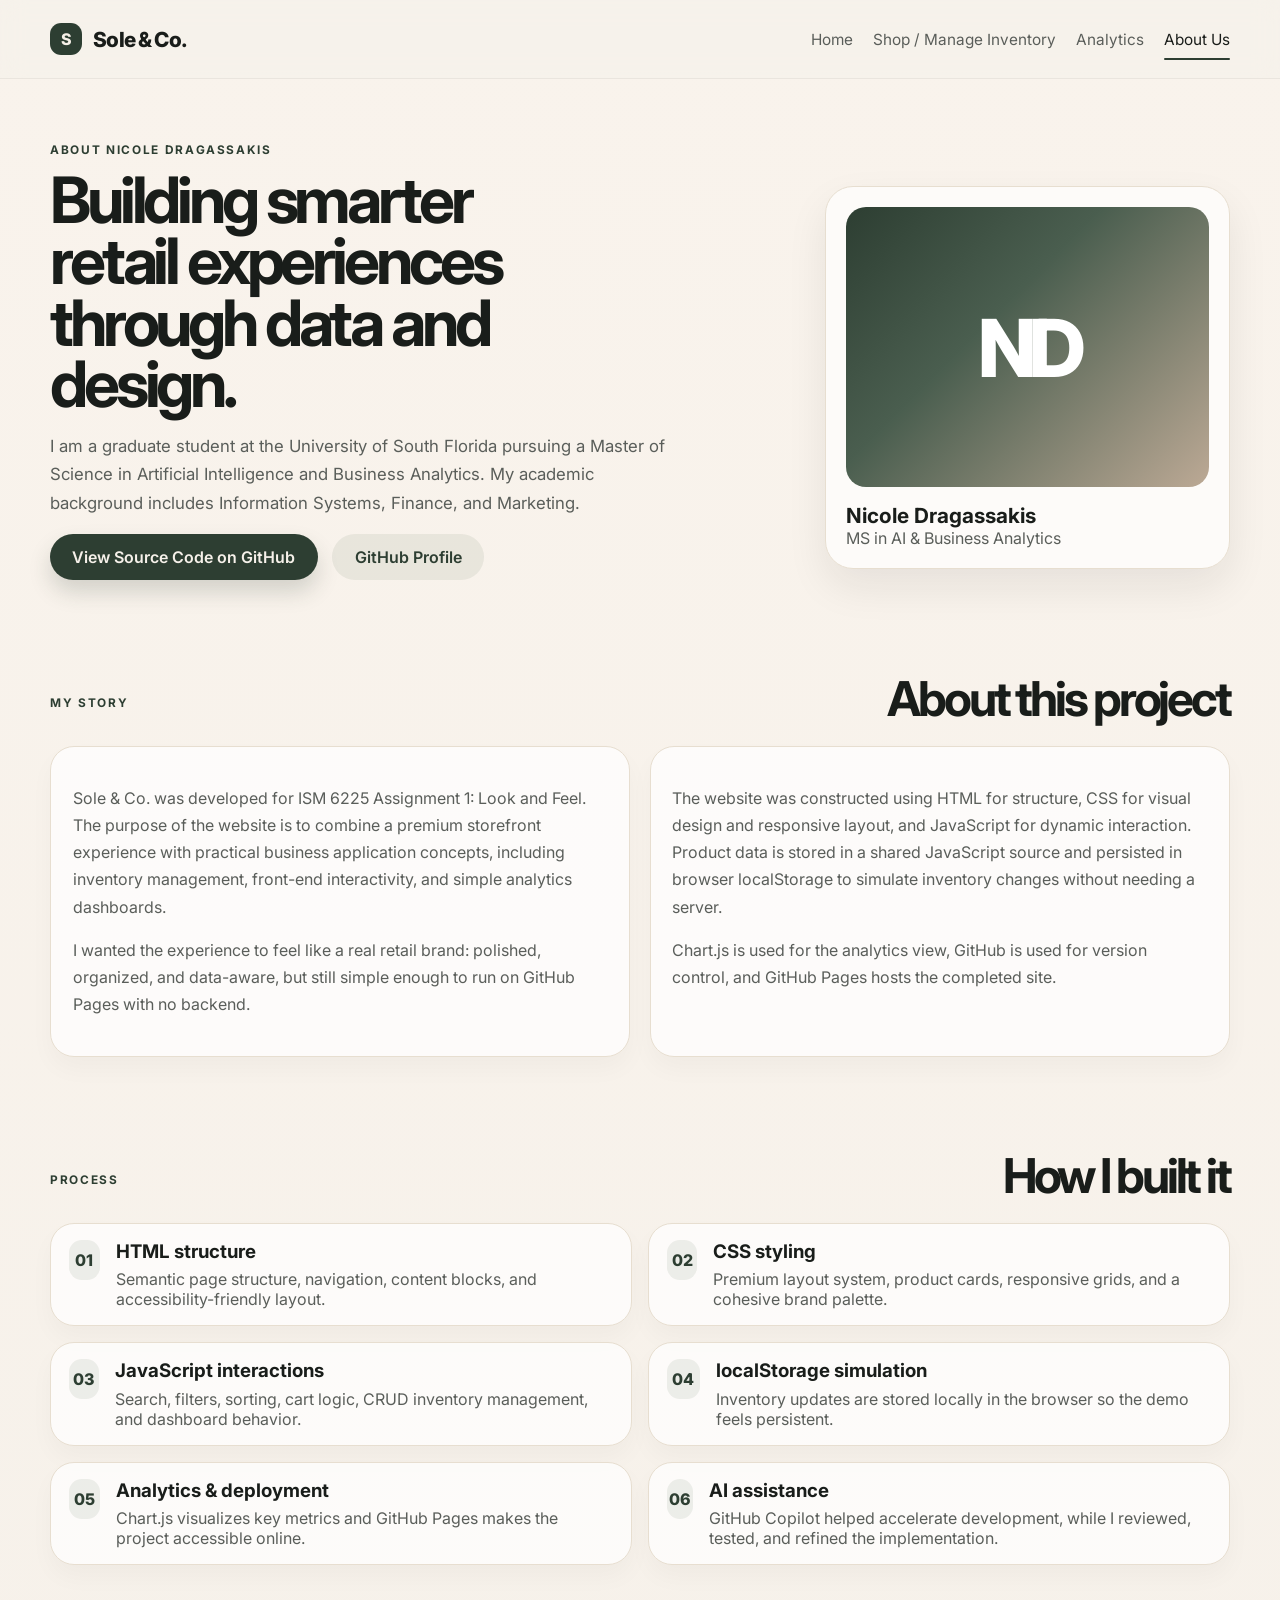
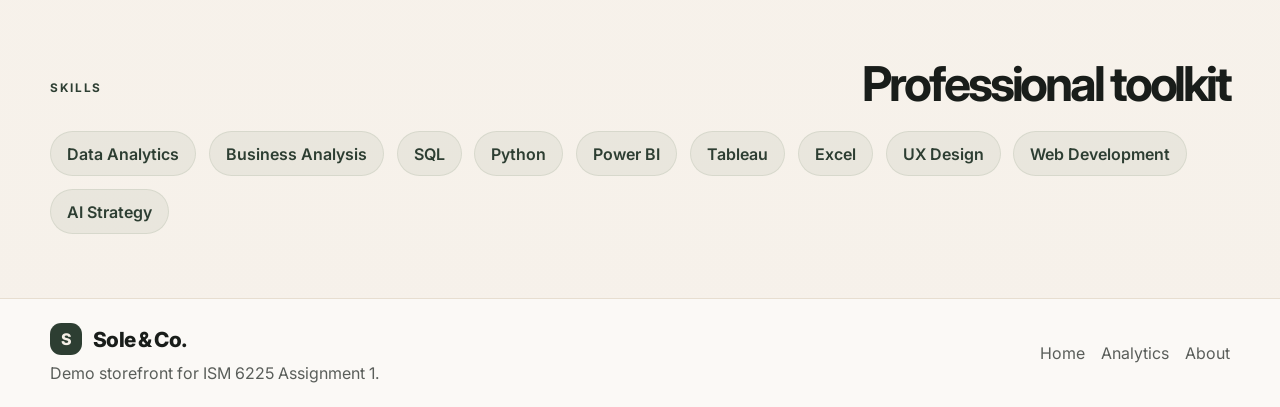
<file: aboutus.html>
<!DOCTYPE html>
<html lang="en">
  <head>
    <meta charset="UTF-8" />
    <meta name="viewport" content="width=device-width, initial-scale=1.0" />
    <title>Sole & Co. | About</title>
    <link rel="preconnect" href="https://fonts.googleapis.com" />
    <link rel="preconnect" href="https://fonts.gstatic.com" crossorigin />
    <link href="https://fonts.googleapis.com/css2?family=Inter:wght@400;500;600;700;800&display=swap" rel="stylesheet" />
    <link rel="stylesheet" href="./css/main.css" />
  </head>
  <body data-page="about">
    <header class="site-header">
      <div class="container nav-wrap">
        <a href="./index.html" class="brand" aria-label="Sole and Co home">
          <span class="brand-mark">S</span>
          <span>Sole &amp; Co.</span>
        </a>
        <nav class="main-nav" aria-label="Main navigation">
          <a href="./index.html">Home</a>
          <a href="./index.html#collection">Shop / Manage Inventory</a>
          <a href="./analytics.html">Analytics</a>
          <a href="./aboutus.html" class="active">About Us</a>
        </nav>
      </div>
    </header>

    <main>
      <section class="page-hero about-hero">
        <div class="container split-hero">
          <div>
            <p class="eyebrow">About Nicole Dragassakis</p>
            <h1>Building smarter retail experiences through data and design.</h1>
            <p class="lead">
              I am a graduate student at the University of South Florida pursuing a Master of
              Science in Artificial Intelligence and Business Analytics. My academic background
              includes Information Systems, Finance, and Marketing.
            </p>
            <div class="hero-actions">
              <a class="btn btn-primary" href="https://github.com/NicoleDragassakis/ISM6225-ShoeStore" target="_blank" rel="noreferrer">View Source Code on GitHub</a>
              <a class="btn btn-secondary" href="https://github.com/NicoleDragassakis" target="_blank" rel="noreferrer">GitHub Profile</a>
            </div>
          </div>
          <div class="portrait-card">
            <div class="portrait-visual">
              <span>ND</span>
            </div>
            <div class="portrait-copy">
              <strong>Nicole Dragassakis</strong>
              <span>MS in AI &amp; Business Analytics</span>
            </div>
          </div>
        </div>
      </section>

      <section class="container content-section">
        <div class="section-heading">
          <p class="eyebrow">My story</p>
          <h2>About this project</h2>
        </div>
        <div class="story-grid">
          <div class="story-card">
            <p>
              Sole &amp; Co. was developed for ISM 6225 Assignment 1: Look and Feel. The purpose of
              the website is to combine a premium storefront experience with practical business
              application concepts, including inventory management, front-end interactivity, and
              simple analytics dashboards.
            </p>
            <p>
              I wanted the experience to feel like a real retail brand: polished, organized, and
              data-aware, but still simple enough to run on GitHub Pages with no backend.
            </p>
          </div>
          <div class="story-card">
            <p>
              The website was constructed using HTML for structure, CSS for visual design and
              responsive layout, and JavaScript for dynamic interaction. Product data is stored in a
              shared JavaScript source and persisted in browser localStorage to simulate inventory
              changes without needing a server.
            </p>
            <p>
              Chart.js is used for the analytics view, GitHub is used for version control, and
              GitHub Pages hosts the completed site.
            </p>
          </div>
        </div>
      </section>

      <section class="container content-section">
        <div class="section-heading">
          <p class="eyebrow">Process</p>
          <h2>How I built it</h2>
        </div>
        <div class="detail-list">
          <div class="detail-item">
            <span>01</span>
            <div>
              <h3>HTML structure</h3>
              <p>Semantic page structure, navigation, content blocks, and accessibility-friendly layout.</p>
            </div>
          </div>
          <div class="detail-item">
            <span>02</span>
            <div>
              <h3>CSS styling</h3>
              <p>Premium layout system, product cards, responsive grids, and a cohesive brand palette.</p>
            </div>
          </div>
          <div class="detail-item">
            <span>03</span>
            <div>
              <h3>JavaScript interactions</h3>
              <p>Search, filters, sorting, cart logic, CRUD inventory management, and dashboard behavior.</p>
            </div>
          </div>
          <div class="detail-item">
            <span>04</span>
            <div>
              <h3>localStorage simulation</h3>
              <p>Inventory updates are stored locally in the browser so the demo feels persistent.</p>
            </div>
          </div>
          <div class="detail-item">
            <span>05</span>
            <div>
              <h3>Analytics &amp; deployment</h3>
              <p>Chart.js visualizes key metrics and GitHub Pages makes the project accessible online.</p>
            </div>
          </div>
          <div class="detail-item">
            <span>06</span>
            <div>
              <h3>AI assistance</h3>
              <p>GitHub Copilot helped accelerate development, while I reviewed, tested, and refined the implementation.</p>
            </div>
          </div>
        </div>
      </section>

      <section class="container content-section">
        <div class="section-heading">
          <p class="eyebrow">Skills</p>
          <h2>Professional toolkit</h2>
        </div>
        <div class="skill-grid">
          <span class="skill-badge">Data Analytics</span>
          <span class="skill-badge">Business Analysis</span>
          <span class="skill-badge">SQL</span>
          <span class="skill-badge">Python</span>
          <span class="skill-badge">Power BI</span>
          <span class="skill-badge">Tableau</span>
          <span class="skill-badge">Excel</span>
          <span class="skill-badge">UX Design</span>
          <span class="skill-badge">Web Development</span>
          <span class="skill-badge">AI Strategy</span>
        </div>
      </section>
    </main>

    <footer class="site-footer">
      <div class="container footer-row">
        <div>
          <div class="brand brand-footer">
            <span class="brand-mark">S</span>
            <span>Sole &amp; Co.</span>
          </div>
          <p>Demo storefront for ISM 6225 Assignment 1.</p>
        </div>
        <div class="footer-links">
          <a href="./index.html">Home</a>
          <a href="./analytics.html">Analytics</a>
          <a href="./aboutus.html">About</a>
        </div>
      </div>
    </footer>
  </body>
</html>
</file>
<file: css/main.css>
:root {
  --bg: #f6f1ea;
  --bg-soft: #fdfaf6;
  --panel: #fffdfb;
  --card: #ffffff;
  --ink: #191d1a;
  --muted: #5a5e5a;
  --line: #e7ded0;
  --sage: #76876b;
  --sage-deep: #2d3e32;
  --taupe: #bca995;
  --accent: #d7c4a4;
  --shadow: 0 18px 40px rgba(25, 29, 26, 0.08);
}

* {
  box-sizing: border-box;
}

html {
  scroll-behavior: smooth;
}

body {
  margin: 0;
  font-family: "Inter", sans-serif;
  background: linear-gradient(180deg, #f9f3ec 0%, #f6f1ea 100%);
  color: var(--ink);
}

a {
  color: inherit;
  text-decoration: none;
}

img {
  display: block;
  max-width: 100%;
}

button,
input,
select,
textarea {
  font: inherit;
}

button {
  cursor: pointer;
}

.container {
  width: min(1180px, calc(100% - 32px));
  margin: 0 auto;
}

.hidden {
  display: none !important;
}

.site-header {
  position: sticky;
  top: 0;
  z-index: 20;
  background: rgba(246, 241, 234, 0.86);
  backdrop-filter: blur(12px);
  border-bottom: 1px solid rgba(25, 29, 26, 0.06);
}

.nav-wrap {
  display: flex;
  align-items: center;
  justify-content: space-between;
  min-height: 78px;
  gap: 1rem;
}

.brand {
  display: inline-flex;
  align-items: center;
  gap: 0.7rem;
  font-weight: 800;
  letter-spacing: -0.04em;
  font-size: 1.3rem;
}

.brand-mark {
  display: inline-flex;
  width: 2rem;
  height: 2rem;
  align-items: center;
  justify-content: center;
  border-radius: 0.7rem;
  background: var(--sage-deep);
  color: #f5efe7;
  font-size: 1rem;
}

.main-nav {
  display: flex;
  align-items: center;
  gap: 1.25rem;
  font-size: 0.96rem;
  color: var(--muted);
}

.main-nav a {
  position: relative;
  padding: 0.25rem 0;
}

.main-nav a.active,
.main-nav a:hover {
  color: var(--ink);
}

.main-nav a.active::after,
.main-nav a:hover::after {
  content: "";
  position: absolute;
  left: 0;
  right: 0;
  bottom: -0.45rem;
  height: 2px;
  border-radius: 999px;
  background: var(--sage-deep);
}

.btn {
  display: inline-flex;
  align-items: center;
  justify-content: center;
  padding: 0.82rem 1.4rem;
  border: none;
  border-radius: 999px;
  font-weight: 600;
  transition: transform 0.2s ease, box-shadow 0.2s ease, opacity 0.2s ease;
}

.btn:hover {
  transform: translateY(-1px);
}

.btn:disabled {
  opacity: 0.6;
  cursor: not-allowed;
}

.btn-primary {
  background: var(--sage-deep);
  color: #f6f1ea;
  box-shadow: 0 12px 22px rgba(45, 62, 50, 0.18);
}

.btn-secondary {
  background: rgba(118, 135, 107, 0.12);
  color: var(--sage-deep);
}

.full-width {
  width: 100%;
}

.hero-section {
  background: radial-gradient(circle at top left, rgba(188, 169, 149, 0.18), transparent 42%),
    linear-gradient(180deg, rgba(255, 255, 255, 0.2), rgba(255, 255, 255, 0));
}

.hero-container {
  display: grid;
  grid-template-columns: 1.1fr 0.9fr;
  gap: 2rem;
  align-items: center;
  padding: 4.5rem 0 3.5rem;
}

.eyebrow {
  margin: 0 0 0.75rem;
  font-size: 0.74rem;
  letter-spacing: 0.14em;
  text-transform: uppercase;
  color: var(--sage-deep);
  font-weight: 700;
}

.hero-copy h1,
.page-header h1,
.about-hero h1,
.section-heading h2 {
  margin: 0;
  letter-spacing: -0.065em;
  line-height: 0.96;
  color: var(--ink);
}

.hero-copy h1 {
  font-size: clamp(3rem, 6vw, 5rem);
  max-width: 12ch;
}

.hero-copy p {
  color: var(--muted);
  font-size: 1.08rem;
  max-width: 540px;
  margin: 1rem 0 1.5rem;
}

.hero-actions {
  display: flex;
  flex-wrap: wrap;
  gap: 0.9rem;
  margin-bottom: 2rem;
}

.hero-metrics {
  display: flex;
  flex-wrap: wrap;
  gap: 1.4rem;
}

.hero-metrics div {
  display: flex;
  flex-direction: column;
  gap: 0.2rem;
}

.hero-metrics strong {
  font-size: 1.5rem;
  letter-spacing: -0.06em;
}

.hero-metrics span {
  color: var(--muted);
  font-size: 0.9rem;
}

.hero-visual {
  min-height: 520px;
  border-radius: 2rem;
  overflow: hidden;
  box-shadow: var(--shadow);
}

.hero-visual img {
  width: 100%;
  height: 100%;
  object-fit: cover;
}

.collection-section,
.content-section,
.analytics-page {
  padding: 2rem 0 4rem;
}

.section-heading {
  display: flex;
  align-items: flex-end;
  justify-content: space-between;
  margin-bottom: 1.5rem;
}

.section-heading h2 {
  font-size: clamp(2rem, 4vw, 3rem);
}

.controls-panel {
  display: grid;
  grid-template-columns: repeat(4, minmax(180px, 1fr));
  gap: 1rem;
  background: rgba(255, 255, 255, 0.7);
  border: 1px solid var(--line);
  border-radius: 1.3rem;
  padding: 1rem;
  margin-bottom: 1.25rem;
}

.controls-panel label {
  display: flex;
  flex-direction: column;
  gap: 0.45rem;
  font-size: 0.8rem;
  color: var(--muted);
}

.controls-panel input,
.controls-panel select,
.inventory-controls input,
.inventory-controls select,
.form-grid input,
.form-grid select,
.form-grid textarea {
  width: 100%;
  border: 1px solid var(--line);
  border-radius: 0.9rem;
  background: #fff;
  padding: 0.8rem 0.9rem;
  color: var(--ink);
}

.results-summary {
  margin: 0.75rem 0 1.25rem;
  color: var(--muted);
  font-weight: 600;
}

.product-grid {
  display: grid;
  grid-template-columns: repeat(auto-fit, minmax(220px, 1fr));
  gap: 1.4rem;
}

.product-card {
  background: rgba(255, 255, 255, 0.82);
  border: 1px solid var(--line);
  border-radius: 1.5rem;
  overflow: hidden;
  box-shadow: 0 14px 28px rgba(25, 29, 26, 0.03);
  transition: transform 0.22s ease, box-shadow 0.22s ease;
}

.product-card:hover {
  transform: translateY(-4px);
  box-shadow: 0 20px 28px rgba(25, 29, 26, 0.08);
}

.product-card img {
  width: 100%;
  height: 220px;
  object-fit: cover;
}

.product-info {
  padding: 1rem;
}

.product-meta {
  display: flex;
  justify-content: space-between;
  align-items: center;
  gap: 0.5rem;
  margin-bottom: 0.5rem;
}

.product-brand {
  color: var(--muted);
  text-transform: uppercase;
  font-size: 0.72rem;
  letter-spacing: 0.08em;
  font-weight: 700;
}

.stock-pill {
  font-size: 0.72rem;
  font-weight: 700;
  padding: 0.32rem 0.52rem;
  border-radius: 999px;
  background: rgba(118, 135, 107, 0.12);
  color: var(--sage-deep);
}

.stock-pill.low-stock {
  background: rgba(210, 104, 76, 0.12);
  color: #9c4f37;
}

.product-info h3 {
  margin: 0 0 0.3rem;
  font-size: 1.1rem;
}

.product-category {
  color: var(--muted);
  font-size: 0.8rem;
}

.product-price {
  margin: 0.9rem 0 0.7rem;
  font-size: 1.45rem;
  font-weight: 800;
  letter-spacing: -0.05em;
}

.product-description {
  color: var(--muted);
  line-height: 1.5;
  min-height: 72px;
  margin: 0 0 1rem;
  font-size: 0.93rem;
}

.product-actions {
  display: grid;
  grid-template-columns: 1fr 1fr;
  gap: 0.6rem;
}

.product-actions button {
  padding: 0.68rem 0.8rem;
  border-radius: 0.85rem;
  border: none;
  font-weight: 600;
}

.product-actions .secondary {
  background: rgba(118, 135, 107, 0.12);
  color: var(--sage-deep);
}

.product-actions .primary {
  background: var(--ink);
  color: #fff;
}

.empty-state {
  background: rgba(255, 255, 255, 0.8);
  border: 1px dashed var(--line);
  border-radius: 1.2rem;
  text-align: center;
  padding: 2rem 1.2rem;
  color: var(--muted);
}

.cart-panel {
  position: fixed;
  top: 0;
  right: 0;
  width: min(380px, 100%);
  height: 100vh;
  background: rgba(255, 255, 255, 0.96);
  box-shadow: -8px 0 24px rgba(19, 24, 22, 0.12);
  display: flex;
  flex-direction: column;
  z-index: 30;
  transform: translateX(102%);
  transition: transform 0.25s ease;
}

.cart-panel.open {
  transform: translateX(0);
}

.cart-header,
.cart-footer {
  padding: 1.1rem 1.25rem;
  border-bottom: 1px solid var(--line);
}

.cart-header {
  display: flex;
  align-items: center;
  justify-content: space-between;
}

.cart-header h2 {
  margin: 0;
  font-size: 1.5rem;
}

.cart-items {
  flex: 1;
  overflow-y: auto;
  padding: 1rem 1.25rem;
  display: flex;
  flex-direction: column;
  gap: 0.9rem;
}

.cart-item {
  display: grid;
  grid-template-columns: 60px 1fr auto;
  gap: 0.8rem;
  align-items: center;
  border: 1px solid var(--line);
  border-radius: 1rem;
  padding: 0.7rem;
  background: var(--panel);
}

.cart-item img {
  width: 60px;
  height: 60px;
  object-fit: cover;
  border-radius: 0.8rem;
}

.cart-item h3 {
  margin: 0 0 0.2rem;
  font-size: 0.96rem;
}

.cart-item p {
  margin: 0;
  color: var(--muted);
  font-size: 0.8rem;
}

.cart-item .quantity-controls {
  display: inline-flex;
  align-items: center;
  gap: 0.4rem;
  margin-top: 0.35rem;
}

.qty-button,
.icon-button,
.modal-close {
  width: 1.9rem;
  height: 1.9rem;
  border: 1px solid var(--line);
  background: #fff;
  border-radius: 0.6rem;
  font-weight: 700;
}

.cart-item-actions {
  display: flex;
  flex-direction: column;
  align-items: flex-end;
  gap: 0.5rem;
}

.cart-total-row {
  display: flex;
  justify-content: space-between;
  font-size: 1.05rem;
  margin-bottom: 0.8rem;
}

.site-footer {
  border-top: 1px solid var(--line);
  background: rgba(255, 255, 255, 0.58);
}

.footer-row {
  display: flex;
  align-items: center;
  justify-content: space-between;
  gap: 1rem;
  padding: 1.5rem 0;
}

.footer-row p {
  margin: 0.5rem 0 0;
  color: var(--muted);
}

.footer-links {
  display: flex;
  gap: 1rem;
  color: var(--muted);
}

.modal {
  position: fixed;
  inset: 0;
  background: rgba(17, 19, 18, 0.52);
  display: flex;
  align-items: center;
  justify-content: center;
  padding: 1rem;
  z-index: 40;
}

.modal-content {
  position: relative;
  width: min(760px, calc(100% - 24px));
  max-height: 90vh;
  overflow-y: auto;
  background: #fff;
  border-radius: 1.5rem;
  padding: 1.2rem;
  box-shadow: var(--shadow);
}

.product-modal-content {
  width: min(760px, calc(100% - 20px));
}

.modal-close {
  position: absolute;
  top: 1rem;
  right: 1rem;
  border: none;
  background: rgba(25, 29, 26, 0.07);
  font-size: 1.3rem;
}

.product-details {
  display: grid;
  grid-template-columns: 0.9fr 1.1fr;
  gap: 1.4rem;
  padding-top: 0.75rem;
}

.product-details img {
  width: 100%;
  height: 100%;
  min-height: 280px;
  object-fit: cover;
  border-radius: 1.1rem;
}

.product-details h2 {
  margin: 0 0 0.5rem;
  font-size: clamp(2rem, 3vw, 3rem);
}

.product-details .detail-price {
  font-size: 2rem;
  margin: 0.5rem 0 1rem;
  font-weight: 800;
  letter-spacing: -0.05em;
}

.product-details .detail-meta {
  display: flex;
  flex-wrap: wrap;
  gap: 0.6rem;
  color: var(--muted);
  font-size: 0.8rem;
  margin-bottom: 1rem;
}

.product-details p {
  color: var(--muted);
  line-height: 1.6;
  margin: 0 0 1rem;
}

.sizes-list {
  display: flex;
  flex-wrap: wrap;
  gap: 0.45rem;
  margin-bottom: 1.25rem;
}

.size-badge {
  display: inline-flex;
  align-items: center;
  justify-content: center;
  min-width: 2.4rem;
  height: 2.2rem;
  border-radius: 0.6rem;
  border: 1px solid var(--line);
  font-size: 0.8rem;
  font-weight: 600;
}

.page-header {
  display: flex;
  align-items: center;
  justify-content: space-between;
  gap: 1rem;
  margin: 2rem 0 1.4rem;
}

.page-header h1 {
  font-size: clamp(2.4rem, 4vw, 3.2rem);
}

.page-hero {
  padding: 4rem 0 2rem;
}

.split-hero {
  display: grid;
  grid-template-columns: 1.3fr 0.7fr;
  gap: 1.5rem;
  align-items: center;
}

.about-hero h1 {
  font-size: clamp(2.7rem, 5vw, 4.2rem);
  max-width: 13ch;
}

.lead {
  color: var(--muted);
  max-width: 620px;
  font-size: 1.05rem;
  line-height: 1.7;
}

.portrait-card {
  background: rgba(255, 255, 255, 0.7);
  border: 1px solid var(--line);
  border-radius: 1.75rem;
  padding: 1.25rem;
  box-shadow: var(--shadow);
}

.portrait-visual {
  display: flex;
  align-items: center;
  justify-content: center;
  min-height: 280px;
  border-radius: 1.25rem;
  background: linear-gradient(135deg, var(--sage-deep), #4a5e4f 40%, var(--taupe));
  color: #fff;
  font-size: 5rem;
  font-weight: 800;
  letter-spacing: -0.1em;
}

.portrait-copy {
  display: flex;
  flex-direction: column;
  margin-top: 1rem;
}

.portrait-copy strong {
  font-size: 1.3rem;
}

.portrait-copy span {
  color: var(--muted);
}

.story-grid {
  display: grid;
  grid-template-columns: repeat(2, minmax(0, 1fr));
  gap: 1.2rem;
}

.story-card,
.detail-item,
.panel {
  background: rgba(255, 255, 255, 0.74);
  border: 1px solid var(--line);
  border-radius: 1.5rem;
  box-shadow: 0 12px 24px rgba(25, 29, 26, 0.03);
}

.story-card {
  padding: 1.35rem;
  color: var(--muted);
  line-height: 1.7;
}

.detail-list {
  display: grid;
  grid-template-columns: repeat(2, minmax(0, 1fr));
  gap: 1rem;
}

.detail-item {
  display: flex;
  gap: 1rem;
  padding: 1rem 1.1rem;
}

.detail-item span {
  display: inline-flex;
  align-items: center;
  justify-content: center;
  width: 2.5rem;
  height: 2.5rem;
  border-radius: 0.8rem;
  background: rgba(118, 135, 107, 0.12);
  color: var(--sage-deep);
  font-weight: 800;
}

.detail-item h3 {
  margin: 0 0 0.4rem;
}

.detail-item p {
  margin: 0;
  color: var(--muted);
}

.skill-grid {
  display: flex;
  flex-wrap: wrap;
  gap: 0.8rem;
}

.skill-badge {
  display: inline-flex;
  padding: 0.72rem 1rem;
  border-radius: 999px;
  background: rgba(118, 135, 107, 0.1);
  border: 1px solid rgba(118, 135, 107, 0.15);
  color: var(--sage-deep);
  font-weight: 600;
}

.manage-page {
  padding-bottom: 4rem;
}

.notice-bar {
  background: rgba(118, 135, 107, 0.08);
  border: 1px solid rgba(118, 135, 107, 0.18);
  color: var(--sage-deep);
  border-radius: 1rem;
  padding: 0.9rem 1rem;
  margin-bottom: 1.2rem;
}

.stats-grid {
  display: grid;
  grid-template-columns: repeat(auto-fit, minmax(180px, 1fr));
  gap: 1rem;
  margin-bottom: 1.4rem;
}

.stat-card {
  background: rgba(255, 255, 255, 0.7);
  border: 1px solid var(--line);
  border-radius: 1.2rem;
  padding: 1rem 1.1rem;
}

.stat-card p {
  margin: 0 0 0.3rem;
  color: var(--muted);
  font-size: 0.82rem;
  text-transform: uppercase;
  letter-spacing: 0.08em;
}

.stat-card strong {
  font-size: clamp(1.6rem, 3vw, 2rem);
  letter-spacing: -0.06em;
}

.panel {
  padding: 1.1rem;
}

.panel-header {
  display: flex;
  justify-content: space-between;
  align-items: center;
  gap: 1rem;
  margin-bottom: 1rem;
}

.panel-header h2 {
  margin: 0;
  font-size: 1.3rem;
}

.controls-header {
  align-items: flex-end;
}

.inventory-controls {
  display: flex;
  flex-wrap: wrap;
  justify-content: flex-end;
  gap: 0.8rem;
}

.inventory-controls input,
.inventory-controls select {
  min-width: 160px;
}

.table-wrapper {
  overflow-x: auto;
}

.data-table {
  width: 100%;
  border-collapse: collapse;
}

.data-table th,
.data-table td {
  padding: 0.85rem 0.75rem;
  border-bottom: 1px solid var(--line);
  text-align: left;
  vertical-align: middle;
}

.data-table tbody tr:hover {
  background: rgba(118, 135, 107, 0.04);
}

.inventory-table th {
  font-size: 0.76rem;
  text-transform: uppercase;
  letter-spacing: 0.08em;
  color: var(--muted);
}

.inventory-table td img {
  width: 52px;
  height: 52px;
  object-fit: cover;
  border-radius: 0.7rem;
}

.inventory-actions {
  display: flex;
  gap: 0.5rem;
}

.inventory-actions button {
  padding: 0.5rem 0.75rem;
  border-radius: 0.7rem;
  border: none;
  font-weight: 600;
}

.inventory-actions .edit {
  background: rgba(118, 135, 107, 0.12);
  color: var(--sage-deep);
}

.inventory-actions .delete {
  background: rgba(196, 91, 70, 0.1);
  color: #9a413b;
}

.alert {
  display: none;
  margin: 0.75rem 0 1rem;
  padding: 0.8rem 1rem;
  border-radius: 0.9rem;
  font-size: 0.94rem;
}

.alert.show {
  display: block;
}

.alert.success {
  background: rgba(94, 156, 107, 0.12);
  color: #2e5d3d;
  border: 1px solid rgba(94, 156, 107, 0.18);
}

.alert.error {
  background: rgba(191, 83, 67, 0.08);
  color: #8a3426;
  border: 1px solid rgba(191, 83, 67, 0.16);
}

.form-grid {
  display: grid;
  grid-template-columns: repeat(2, minmax(0, 1fr));
  gap: 1rem;
}

.form-grid label {
  display: flex;
  flex-direction: column;
  gap: 0.45rem;
  color: var(--muted);
  font-size: 0.88rem;
}

.full-width,
.form-grid .full-width {
  grid-column: 1 / -1;
}

.form-actions {
  display: flex;
  justify-content: flex-end;
  gap: 0.75rem;
  margin-top: 1rem;
}

.form-errors {
  min-height: 1.1rem;
  margin-top: 0.8rem;
  color: #972f22;
  font-size: 0.9rem;
}

.analytics-grid {
  display: grid;
  grid-template-columns: 1.2fr 0.8fr;
  gap: 1rem;
  margin-top: 1rem;
}

.panel-chart {
  min-height: 320px;
}

.large-panel {
  grid-column: 1 / 2;
}

.wide-panel {
  grid-column: 1 / -1;
}

@media (max-width: 900px) {
  .hero-container,
  .split-hero,
  .analytics-grid,
  .story-grid,
  .detail-list,
  .product-details {
    grid-template-columns: 1fr;
  }

  .controls-panel {
    grid-template-columns: repeat(2, minmax(160px, 1fr));
  }
}

@media (max-width: 760px) {
  .main-nav {
    display: none;
  }

  .mobile-only {
    display: inline-flex;
  }

  .site-header .nav-wrap {
    justify-content: space-between;
  }

  .hero-container {
    padding-top: 2.75rem;
  }

  .hero-visual {
    min-height: 360px;
  }

  .controls-panel,
  .form-grid {
    grid-template-columns: 1fr;
  }

  .page-header,
  .controls-header,
  .footer-row {
    flex-direction: column;
    align-items: flex-start;
  }

  .inventory-controls {
    width: 100%;
    justify-content: flex-start;
  }

  .inventory-controls input,
  .inventory-controls select {
    width: 100%;
  }
}

@media (min-width: 761px) {
  .mobile-only {
    display: none !important;
  }
}

.cart-button {
  align-items: center;
  justify-content: center;
  gap: 0.5rem;
  background: #fff;
  border: 1px solid var(--line);
  border-radius: 999px;
  padding: 0.7rem 1rem;
  color: var(--ink);
  font-weight: 700;
}

#cartBadge {
  display: inline-flex;
  justify-content: center;
  align-items: center;
  min-width: 1.5rem;
  height: 1.5rem;
  border-radius: 999px;
  background: var(--sage-deep);
  color: white;
  font-size: 0.75rem;
}
</file>
